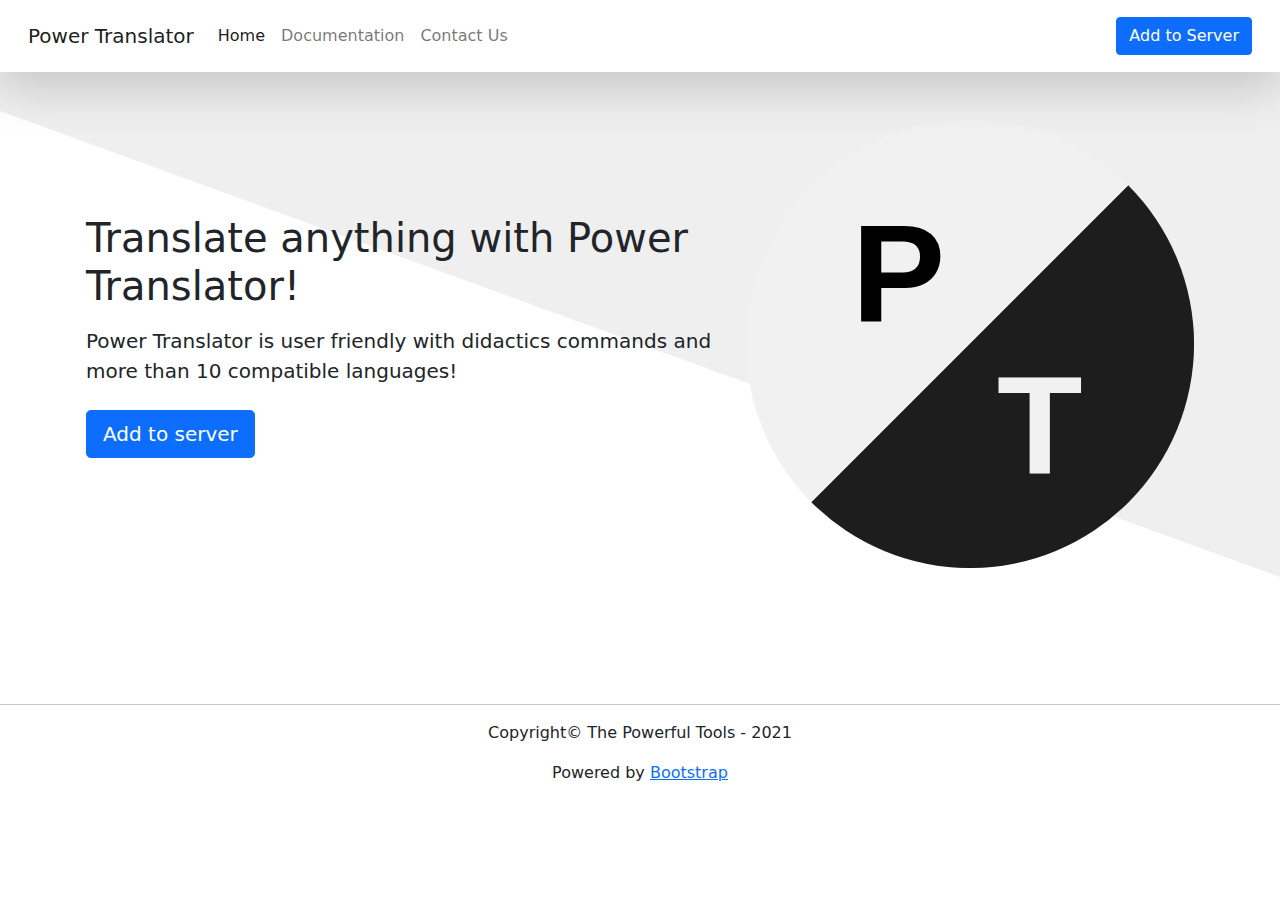
<file: index.html>
<!DOCTYPE html>
<html lang="en">

<head>
    <meta charset="utf-8">
    <meta name="viewport" content="width=device-width, initial-scale=1">
    <title>Index - Power Translator</title>
    <link href="css/bootstrap.min.css" rel="stylesheet">
    <link href="css/all.css" rel="stylesheet">
    <link href="css/custom/index.css" rel="stylesheet">
    <link href="img/favico2.svg" rel="shortcut icon">
</head>

<body>
    <!-- NAVBAR -->
    <nav class="navbar navbar-expand-lg navbar-light bg-transparent shadow-lg p-3 ">
        <div class="container-fluid">
            <a class="navbar-brand" href="index.html">Power Translator</a>
            <button class="navbar-toggler" type="button" data-bs-toggle="collapse" data-bs-target=".multi-collapse" aria-controls="navbarSupportedContent collapsible-bar" aria-expanded="false" aria-label="Toggle navigation">
        <span class="navbar-toggler-icon"></span>
      </button>
            <div class="collapse navbar-collapse multi-collapse" id="navbarSupportedContent">
                <ul class="navbar-nav me-auto mb-2 mb-lg-0">
                    <li class="nav-item">
                        <a class="nav-link active" href="index.html">Home</a>
                    </li>
                    <li class="nav-item">
                        <a class="nav-link" aria-current="page" href="documentation.html">Documentation</a>
                    </li>
                    <li class="nav-item">
                        <a class="nav-link" href="contact-us.html">Contact Us</a>
                    </li>
                </ul>
                <ul class="nav navbar-nav navbar-right">
                    <li class="nav-item">
                        <a class="btn btn-primary" href="https://discord.com/api/oauth2/authorize?client_id=866846873080168459&permissions=8&scope=bot
                        ">Add to Server</a>
                    </li>
                </ul>
            </div>
        </div>
    </nav>

    <main>
        <div class="mb-3 cosito">
            <div class="container px-4 px-md-3">
                <div class="row align-items-lg-center">
                    <div class="col-8 mx-auto col-md-4 order-md-2 col-lg-5">
                        <img src="img/power translator2.svg" width="600" height="500" class="img-fluid mb-3 mb-md-0 rounded">
                    </div>
                    <div class="col-md-8 order-md-1 col-lg-7 text-center text-md-start">
                        <h1 class="mb-3">Translate anything with Power Translator!</h1>
                        <p class="lead mb-4">
                            Power Translator is user friendly with didactics commands and more than 10 compatible languages!
                        </p>

                        <div class="d-flex flex-column flex-md-row">
                            <a href="https://discord.com/api/oauth2/authorize?client_id=866846873080168459&permissions=8&scope=bot
                            " class="btn btn-lg btn-primary mb-3 me-md-3">Add to server</a>
                        </div>
                    </div>
                </div>

            </div>
        </div>
        <div class="container px-4 px-md-3">
            <section class="row mb-5 pb-md-4 align-items-center">

            </section>
        </div>

    </main>

    <footer>
        <hr>
        <p class="text-center">Copyright© The Powerful Tools - 2021</p>
        <p class="text-center">Powered by <a href="https://getbootstrap.com/">Bootstrap</a></p>
    </footer>
    <script src="js/bootstrap.min.js"></script>

</body>

</html>
</file>
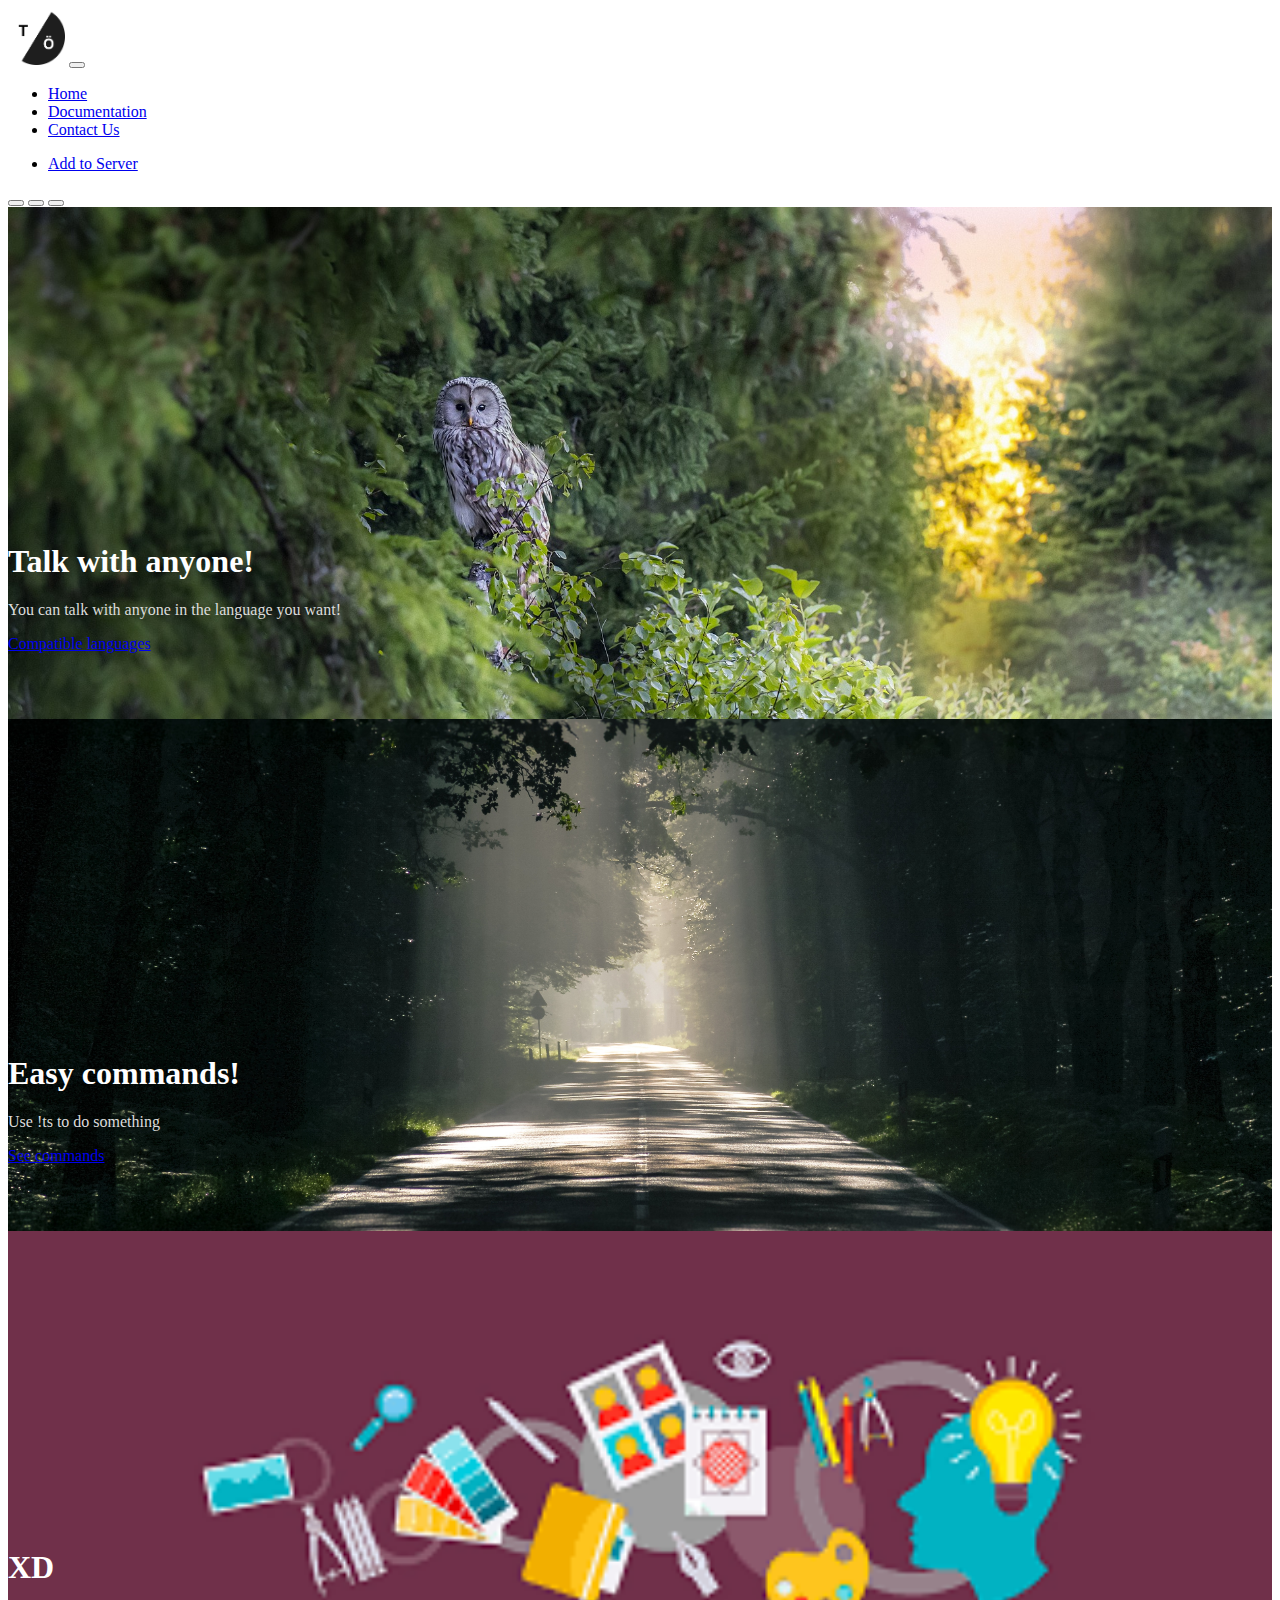
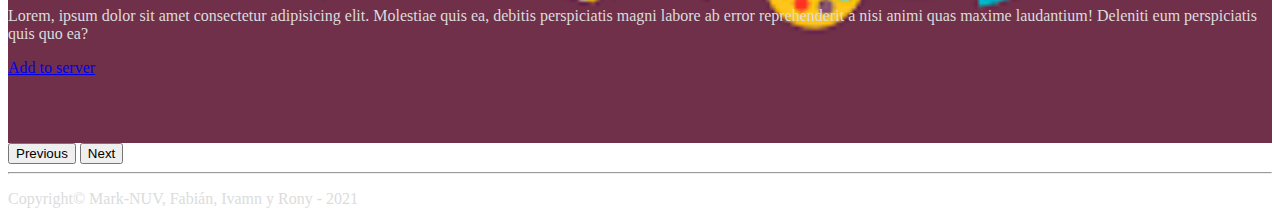
<file: src/index.html>
<!DOCTYPE html>
<html lang="en">
<head>
  <meta charset="utf-8">
  <meta name="viewport" content="width=device-width, initial-scale=1">
    <title>PajeForBotTransletter</title>
    <link href="https://cdn.jsdelivr.net/npm/bootstrap@5.0.2/dist/css/bootstrap.min.css" rel="stylesheet" integrity="sha384-EVSTQN3/azprG1Anm3QDgpJLIm9Nao0Yz1ztcQTwFspd3yD65VohhpuuCOmLASjC" crossorigin="anonymous">

    <style>
      .center {
  display: block;
  margin-top: 25px;
  margin-left: auto;
  margin-right: auto;
}
.carousel-inner > .carousel-item > .carousel-caption > h5, p {
  color:gainsboro;
}
    </style>
</head>
<body>
  <!-- NAVBAR -->
    <nav class="navbar navbar-expand-lg navbar-dark bg-dark">
        <div class="container-fluid">
          <a class="navbar-brand" href="#"><img src="translateicon.png" width="57" height="57"></a>
          <button class="navbar-toggler" type="button" data-bs-toggle="collapse" data-bs-target="#navbarSupportedContent" aria-controls="navbarSupportedContent" aria-expanded="false" aria-label="Toggle navigation">
            <span class="navbar-toggler-icon"></span>
          </button>
          <div class="collapse navbar-collapse" id="navbarSupportedContent">
            <ul class="navbar-nav me-auto mb-2 mb-lg-0">
              <li class="nav-item">
                <a class="nav-link active" href="index.html">Home</a>
              </li>
              <li class="nav-item">
                <a class="nav-link" aria-current="page" href="documentacion.html">Documentation</a>
              </li>
              <li class="nav-item">
                <a class="nav-link" href="contactanos.html">Contact Us</a>
              </li>
            </ul>
            <ul class="nav navbar-nav navbar-right">
              <li class="nav-item">
                <a class="btn btn-primary" href="nohe.html">Add to Server</a>
              </li>
            </ul>
          </div>
        </div>
      </nav>

    <!-- SLIDES -->

    <style>
      .carousel-item {
        height:32rem;
        background:#777;
        color:White;
        position:relative;
        background-position: center;
        background-size: cover;
      }
      .container {
        position:absolute;
        bottom: 0;
        left: 0;
        right: 0;
        padding-bottom: 50px;
      }

    </style>
<div id="myCarousel" class="carousel slide" data-bs-ride="carousel">
  <div class="carousel-indicators">
    <button type="button" data-bs-target="#myCarousel" data-bs-slide-to="0" class="" aria-label="Slide 1"></button>
    <button type="button" data-bs-target="#myCarousel" data-bs-slide-to="1" aria-label="Slide 2" class="active" aria-current="true"></button>
    <button type="button" data-bs-target="#myCarousel" data-bs-slide-to="2" aria-label="Slide 3" class=""></button>
  </div>
  <div class="carousel-inner">
    <div class="carousel-item active" style="background-image: url(./ural-owl-6529375_1920.jpg);">

      <div class="container">
        <div class="carousel-caption">
          <h1>Talk with anyone!</h1>
          <p>You can talk with anyone in the language you want!</p>
          <p><a class="btn btn-lg btn-primary" href="#">Compatible languages</a></p>
        </div>
      </div>
    </div>
    <div class="carousel-item" style="background-image: url(./pexels-pixabay-531321.jpg);">

      <div class="container">
        <div class="carousel-caption">
          <h1>Easy commands!</h1>
          <p>Use !ts to do something</p>
          <p><a class="btn btn-lg btn-primary" href="#">See commands</a></p>
        </div>
      </div>
    </div>
    <div class="carousel-item" style="background-image: url(./images.png);">

      <div class="container">
        <div class="carousel-caption">
          <h1>XD</h1>
          <p>Lorem, ipsum dolor sit amet consectetur adipisicing elit. Molestiae quis ea, debitis perspiciatis magni labore ab error reprehenderit a nisi animi quas maxime laudantium! Deleniti eum perspiciatis quis quo ea?</p>
          <p><a class="btn btn-lg btn-primary" href="#">Add to server</a></p>
        </div>
      </div>
    </div>
  </div>
  <button class="carousel-control-prev" type="button" data-bs-target="#myCarousel" data-bs-slide="prev">
    <span class="carousel-control-prev-icon" aria-hidden="true"></span>
    <span class="visually-hidden">Previous</span>
  </button>
  <button class="carousel-control-next" type="button" data-bs-target="#myCarousel" data-bs-slide="next">
    <span class="carousel-control-next-icon" aria-hidden="true"></span>
    <span class="visually-hidden">Next</span>
  </button>

  <footer>
    <hr>
  <p class="text-dark">Copyright© Mark-NUV, Fabián, Ivamn y Rony - 2021</p>
  </footer>
</div>
        <script src="https://cdn.jsdelivr.net/npm/bootstrap@5.0.2/dist/js/bootstrap.bundle.min.js" integrity="sha384-MrcW6ZMFYlzcLA8Nl+NtUVF0sA7MsXsP1UyJoMp4YLEuNSfAP+JcXn/tWtIaxVXM" crossorigin="anonymous"></script>

        <script src="https://cdn.jsdelivr.net/npm/@popperjs/core@2.9.2/dist/umd/popper.min.js" integrity="sha384-IQsoLXl5PILFhosVNubq5LC7Qb9DXgDA9i+tQ8Zj3iwWAwPtgFTxbJ8NT4GN1R8p" crossorigin="anonymous"></script>
        <script src="https://cdn.jsdelivr.net/npm/bootstrap@5.0.2/dist/js/bootstrap.min.js" integrity="sha384-cVKIPhGWiC2Al4u+LWgxfKTRIcfu0JTxR+EQDz/bgldoEyl4H0zUF0QKbrJ0EcQF" crossorigin="anonymous"></script>

</body>
</html>
</file>
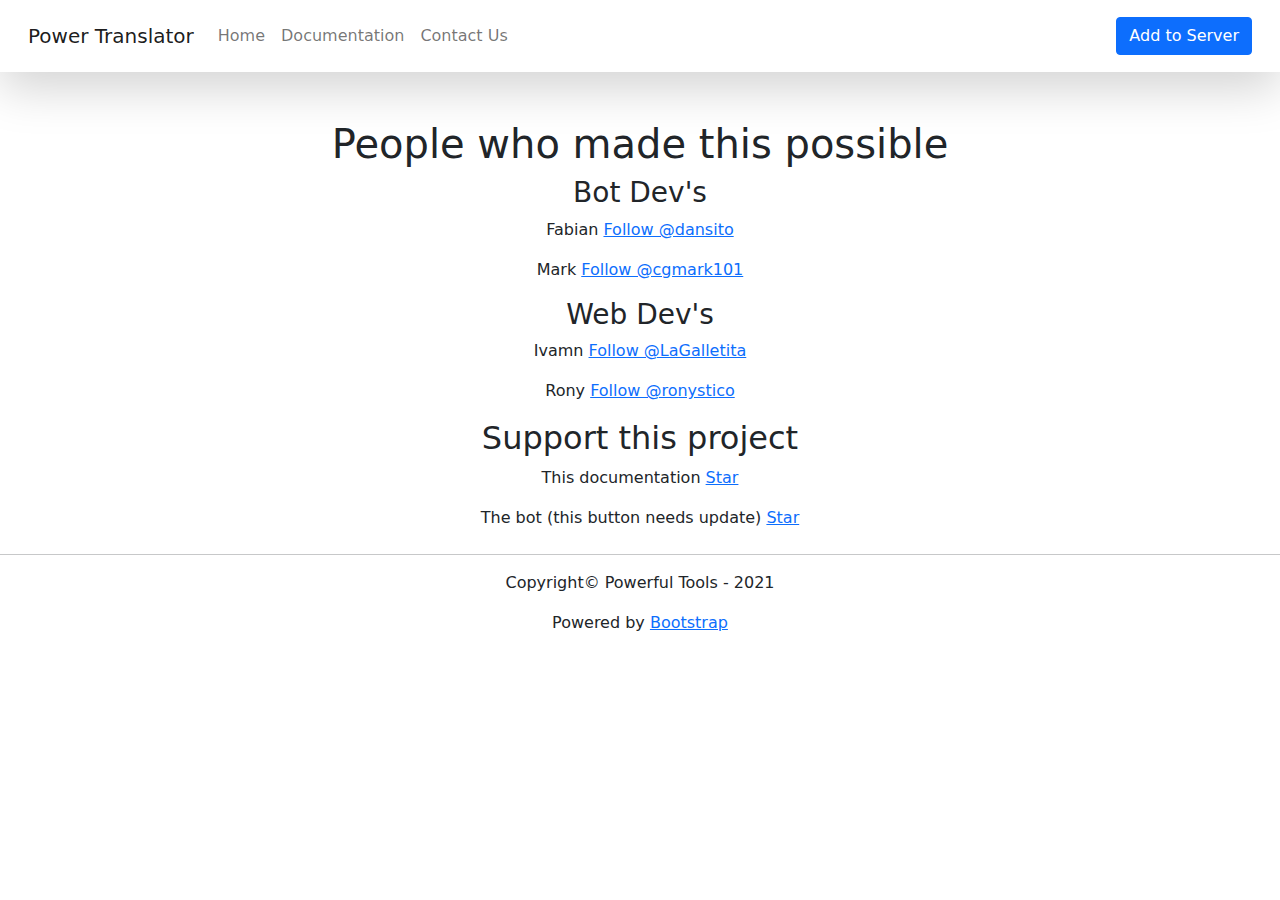
<file: contact-us.html>
<!DOCTYPE html>
<html lang="en">

<head>
    <meta charset="UTF-8">
    <meta http-equiv="X-UA-Compatible" content="IE=edge">
    <meta name="viewport" content="width=device-width, initial-scale=1.0">
    <title>Contact Us - Power Translator</title>
    <link href="css/bootstrap.min.css" rel="stylesheet">
    <link href="favico.ico" rel="shortcut icon">
</head>

<body>
    <!-- NAVBAR -->
    <nav class="navbar navbar-expand-lg navbar-light bg-transparent shadow-lg p-3 ">
        <div class="container-fluid">
            <a class="navbar-brand" href="index.html">Power Translator</a>
            <button class="navbar-toggler" type="button" data-bs-toggle="collapse" data-bs-target=".multi-collapse" aria-controls="navbarSupportedContent collapsible-bar" aria-expanded="false" aria-label="Toggle navigation">
        <span class="navbar-toggler-icon"></span>
      </button>
            <div class="collapse navbar-collapse multi-collapse" id="navbarSupportedContent">
                <ul class="navbar-nav me-auto mb-2 mb-lg-0">
                    <li class="nav-item">
                        <a class="nav-link" href="index.html">Home</a>
                    </li>
                    <li class="nav-item">
                        <a class="nav-link" aria-current="page" href="documentation.html">Documentation</a>
                    </li>
                    <li class="nav-item active">
                        <a class="nav-link" href="contact-us.html">Contact Us</a>
                    </li>
                </ul>
                <ul class="nav navbar-nav navbar-right">
                    <li class="nav-item">
                        <a class="btn btn-primary" href="https://discord.com/api/oauth2/authorize?client_id=866846873080168459&permissions=8&scope=bot
                        ">Add to Server</a>
                    </li>
                </ul>
            </div>
        </div>
    </nav>
    <div class="text-center mt-5">
        <h1>People who made this possible</h1>
        <h3>Bot Dev's</h3>
        <p>Fabian
            <!-- Place this tag where you want the button to render. -->
<a class="github-button" href="https://github.com/dansito" data-color-scheme="no-preference: light; light: light; dark: dark;" data-size="large" data-show-count="true" aria-label="Follow @dansito on GitHub">Follow @dansito</a>
        </p>
        <p>Mark
            <!-- Place this tag where you want the button to render. -->
            <a class="github-button" href="https://github.com/cgmark101" data-color-scheme="no-preference: light; light: light; dark: dark;" data-size="large" data-show-count="true" aria-label="Follow @cgmark101 on GitHub">Follow @cgmark101</a>
        </p>
        <h3>Web Dev's</h3>
        <p>Ivamn
            <!-- Place this tag where you want the button to render. -->
            <a class="github-button" href="https://github.com/LaGalletita" data-color-scheme="no-preference: light; light: light; dark: dark;" data-size="large" data-show-count="true" aria-label="Follow @LaGalletita on GitHub">Follow @LaGalletita</a>
        </p>
        <p>Rony
            <!-- Place this tag where you want the button to render. -->
            <a class="github-button" href="https://github.com/ronystico" data-color-scheme="no-preference: light; light: light; dark: dark;" data-size="large" data-show-count="true" aria-label="Follow @ronystico on GitHub">Follow @ronystico</a>
        </p>

        <h2>Support this project</h2>

        <p>This documentation
            <!-- Place this tag where you want the button to render. -->
            <a class="github-button" href="https://github.com/LaGalletita/Paginadelbottradustor" data-color-scheme="no-preference: light; light: light; dark: dark;" data-size="large" data-show-count="true" aria-label="Star LaGalletita/Paginadelbottradustor on GitHub">Star</a>
        </p>

        <p>The bot (this button needs update)
            <!-- Place this tag where you want the button to render. -->
            <a class="github-button" href="https://github.com/cgmark101/Translate-Powerful" data-color-scheme="no-preference: light; light: light; dark: dark;" data-size="large" data-show-count="true" aria-label="Star cgmark101/Translate-Powerful on GitHub">Star</a>
        </p>

    </div>
    <footer class="mt-4">
        <hr>
        <p class="text-center">Copyright© Powerful Tools - 2021</p>
        <p class="text-center">Powered by <a href="https://getbootstrap.com/">Bootstrap</a></p>
    </footer>
    <!-- Bootstrap yei es ( J S )-->
    <script src="js/bootstrap.min.js"></script>
    <!-- Place this tag in your head or just before your close body tag. Ok -->
    <script async defer src="https://buttons.github.io/buttons.js"></script>
</body>

</html>
</file>
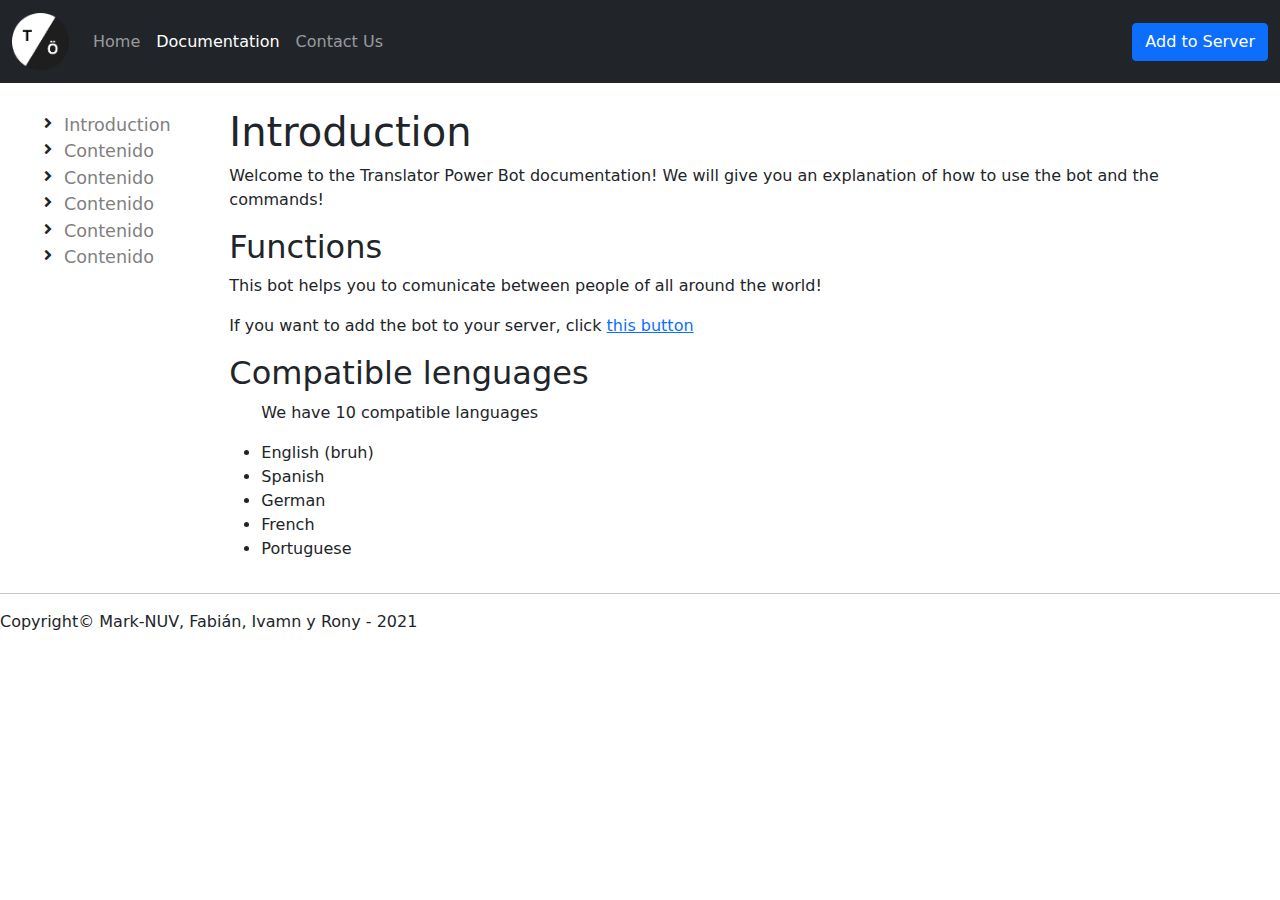
<file: documentacion.html>
<!DOCTYPE html>
<html lang="en">

<head>
  <meta charset="UTF-8">
  <meta http-equiv="X-UA-Compatible" content="IE=edge">
  <meta name="viewport" content="width=device-width, initial-scale=1.0">
  <title>PajeForBotTransletter</title>
  <link href="css/bootstrap.min.css" rel="stylesheet">
  <link href="css/all.css" rel="stylesheet">
  <style>
    #side-bar {
      position: sticky;
      top: 20px;
    }

    ul {
      list-style-image: ;
    }

    a {
      color: ;
    }

    .gray {
      color: gray;
      text-decoration: none;
      font-size: 1.1em;
    }

    .gray:focus {
      color: black;
    }

    .transformancle {
      transform: rotate(90deg);
    }


    @media only screen and (min-width: 1000px) {
      #side-bar {
        height: 20%;
      }
    }
  </style>
</head>

<body>

  <!-- NAVBAR -->
  <nav class="navbar navbar-expand-lg navbar-dark bg-dark">
    <div class="container-fluid">
      <a class="navbar-brand" href="index.html"><img src="translateicon.png" width="57" height="57"></a>
      <button class="navbar-toggler" type="button" data-bs-toggle="collapse" data-bs-target=".multi-collapse"
        aria-controls="navbarSupportedContent collapsible-bar" aria-expanded="false" aria-label="Toggle navigation">
        <span class="navbar-toggler-icon"></span>
      </button>
      <div class="collapse navbar-collapse multi-collapse" id="navbarSupportedContent">
        <ul class="navbar-nav me-auto mb-2 mb-lg-0">
          <li class="nav-item">
            <a class="nav-link" href="index.html">Home</a>
          </li>
          <li class="nav-item">
            <a class="nav-link active" aria-current="page" href="documentacion.html">Documentation</a>
          </li>
          <li class="nav-item">
            <a class="nav-link" href="contactanos.html">Contact Us</a>
          </li>
        </ul>
        <ul class="nav navbar-nav navbar-right">
          <li class="nav-item">
            <a class="btn btn-primary" href="nohe.html">Add to Server</a>
          </li>
        </ul>
      </div>
    </div>
  </nav>

  <div class="row container-fluid" style="margin-top: 25px;">

    <!-- TABLA DE CONTENIDO -->
    <div class="col-lg-2">
      <nav class="nav flex-column" id="side-bar">
        <ul class="list-unstyled mb-0 py-3 pt-md-1 fa-ul">
          <li>
            <span id="fa1" class="fa-li">
              <i class="fas fa-angle-right"></i>
            </span>
            <a id="a1" onclick="Voltear(this)" href="#" class="gray" data-bs-toggle="collapse"
              data-bs-target="#Section1" aria-expanded="false" aria-current="true">
              Introduction
            </a>
            <div class="collapse" id="Section1">
              <a>Section 1</a>
            </div>
          </li>
          <li>
            <span id="fa2" class="fa-li">
              <i class="fas fa-angle-right"></i>
            </span>
            <a id="a2" onclick="Voltear(this)" href="#" class="gray" data-bs-toggle="collapse"
              data-bs-target="#Section2" aria-expanded="false" aria-current="true">Contenido

            </a>
            <div class="collapse" id="Section2">
              <a>Section 2</a>
            </div>
          </li>
          <li>
            <span id="fa3" class="fa-li">
              <i class="fas fa-angle-right"></i>
            </span>
            <a id="a3" onclick="Voltear(this)" href="#" class="gray" data-bs-toggle="collapse"
              data-bs-target="#Section3" aria-expanded="false" aria-current="true">Contenido

            </a>
            <div class="collapse" id="Section3">
              <a>Section 3</a>
            </div>
          </li>
          <li>
            <span id="fa4" class="fa-li">
              <i class="fas fa-angle-right"></i>
            </span>
            <a id="a4" onclick="Voltear(this)" href="#" class="gray" data-bs-toggle="collapse"
              data-bs-target="#Section4" aria-expanded="false" aria-current="true">Contenido

            </a>
            <div class="collapse" id="Section4">
              <a>Section 4</a>
            </div>
          </li>
          <li>
            <span id="fa5" class="fa-li">
              <i class="fas fa-angle-right"></i>
            </span>
            <a id="a5" onclick="Voltear(this)" href="#" class="gray" data-bs-toggle="collapse"
              data-bs-target="#Section5" aria-expanded="false" aria-current="true">Contenido

            </a>
            <div class="collapse" id="Section5">
              <a>Section 5</a>
            </div>
          </li>
          <li>
            <span id="fa6" class="fa-li">
              <i class="fas fa-angle-right"></i>
            </span>
            <a id="a6" onclick="Voltear(this)" href="#" class="gray" data-bs-toggle="collapse"
              data-bs-target="#Section6" aria-expanded="false" aria-current="true">Contenido

            </a>
            <div class="collapse" id="Section6">
              <a>Section 6</a>
            </div>
          </li>
        </ul>
      </nav>
    </div>
    <!-- CONTENIDO PRINCIPAL-->
    <main class="col">
      <article>
        <h1 id="title-documentation">Introduction</h1>

        <div>
          <p>Welcome to the Translator Power Bot documentation! We will give you an explanation of how to use the bot
            and the commands!</p>

        </div>

        <h2>Functions</h2>
        <div>
          <p>This bot helps you to comunicate between people of all around the world!</p>
          <p>If you want to add the bot to your server, click <a href="#">this button</a></p>
        </div>

        <h2>Compatible lenguages</h2>
        <div>
          <ul>
            <p>We have 10 compatible languages </p>
            <li>English (bruh)</li>
            <li>Spanish</li>
            <li>German</li>
            <li>French</li>
            <li>Portuguese</li>
          </ul>

        </div>
    </main>
  </div>

  <!-- FOOTER -->
  <footer>
    <hr>
    <p>Copyright© Mark-NUV, Fabián, Ivamn y Rony - 2021</p>
  </footer>



  <!-- Bootstrap yei es ( J S )-->
  <script src="js/bootstrap.min.js"></script>
  <script src="js/custom/documentacion.js"></script>
</body>

</html>
</file>
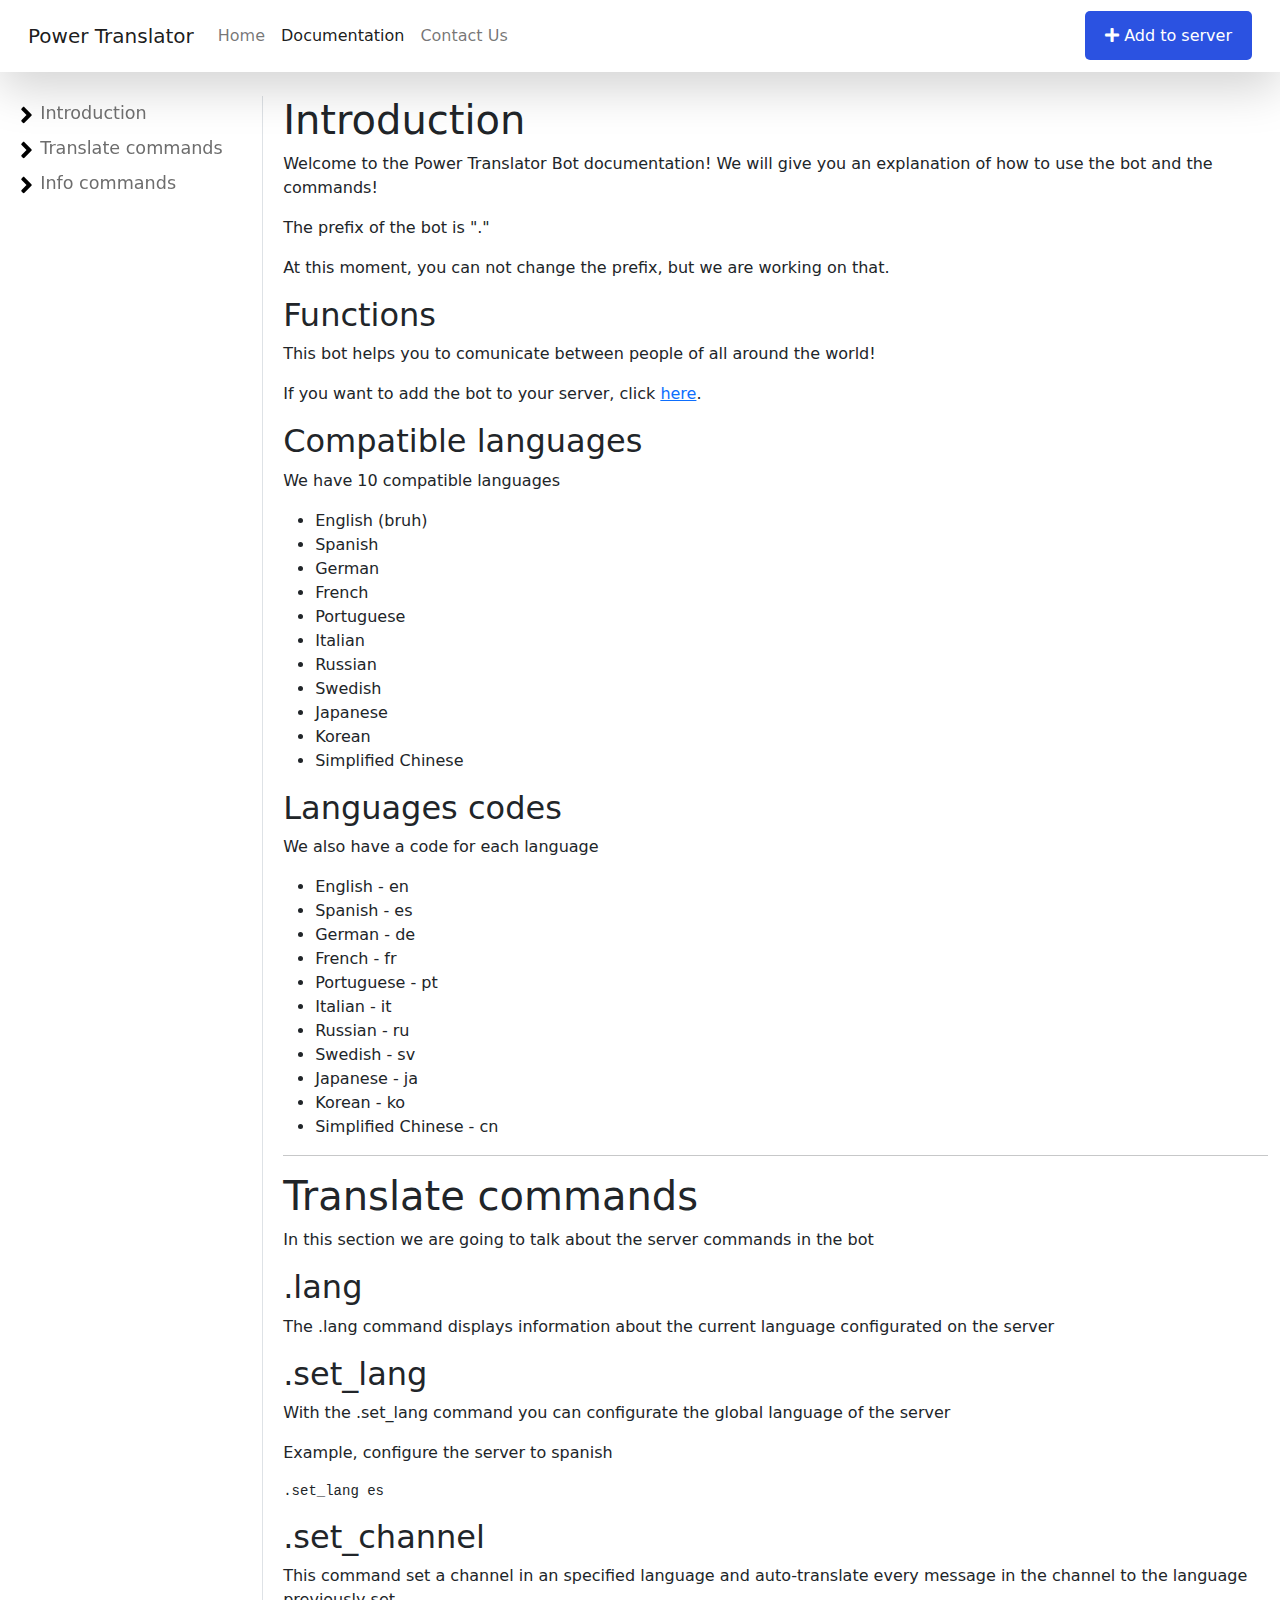
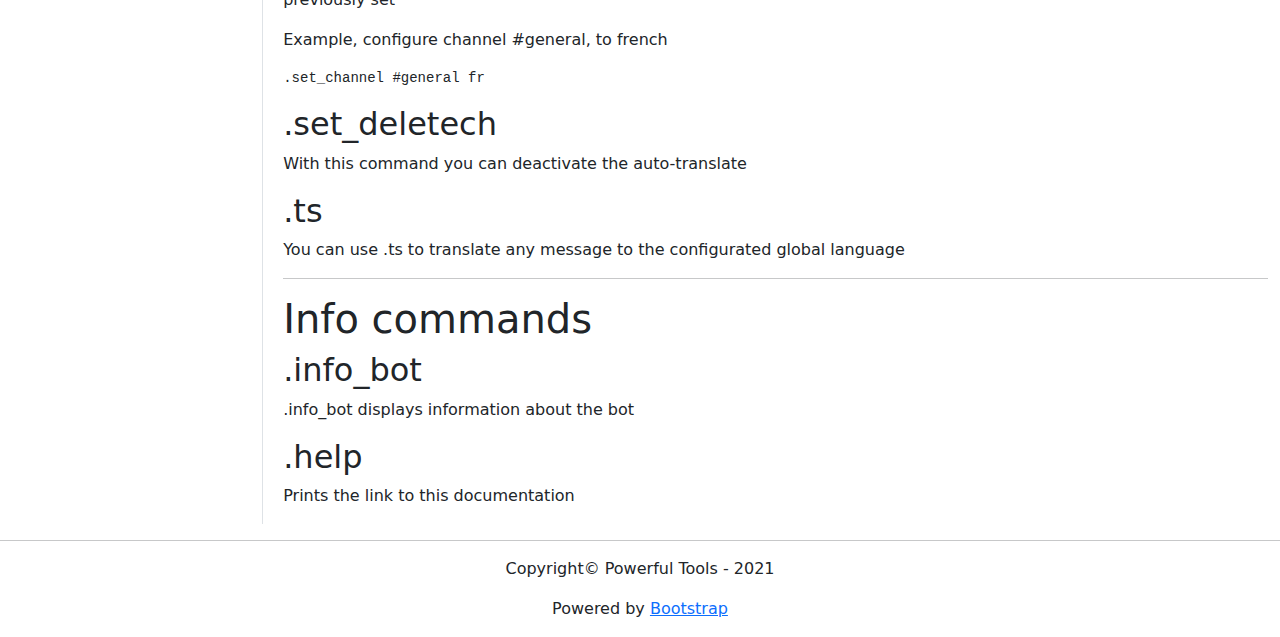
<file: documentation.html>
<!DOCTYPE html>
<html lang="en">

<head>
    <meta charset="UTF-8">
    <meta http-equiv="X-UA-Compatible" content="IE=edge">
    <meta name="viewport" content="width=device-width, initial-scale=1.0">
    <title>Documentation - Power Translator</title>
    <link href="css/bootstrap.min.css" rel="stylesheet">
    <link href="css/all.css" rel="stylesheet">
    <link href="css/custom/documentation.css" rel="stylesheet">
    <link href="favico.ico" rel="shortcut icon">
    <link href="css/custom/global-styles.css" rel="stylesheet">
    <style>

    </style>
</head>

<body>

    <!-- NAVBAR -->
    <nav class="navbar navbar-expand-lg navbar-light bg-transparent shadow-lg p-3 ">
        <div class="container-fluid">
            <a class="navbar-brand" href="index.html">Power Translator</a>
            <button class="navbar-toggler" type="button" data-bs-toggle="collapse" data-bs-target=".multi-collapse" aria-controls="navbarSupportedContent collapsible-bar" aria-expanded="false" aria-label="Toggle navigation">
        <span class="navbar-toggler-icon"></span>
      </button>
            <div class="collapse navbar-collapse multi-collapse" id="navbarSupportedContent">
                <ul class="navbar-nav me-auto mb-2 mb-lg-0">
                    <li class="nav-item">
                        <a class="nav-link" href="index.html">Home</a>
                    </li>
                    <li class="nav-item">
                        <a class="nav-link active" aria-current="page" href="documentation.html">Documentation</a>
                    </li>
                    <li class="nav-item">
                        <a class="nav-link" href="contact-us.html">Contact Us</a>
                    </li>
                </ul>
                <ul class="nav navbar-nav navbar-right">
                    <li class="nav-item boton-container">
                        <a class="boton-nav" href="https://discord.com/api/oauth2/authorize?client_id=866846873080168459&permissions=8&scope=bot">
                            <i class="fas fa-plus"></i> Add to server
                        </a>                    
                    </li>
                </ul>
            </div>
        </div>
    </nav>

    <div class="container-fluid mt-4  d-lg-flex">

        <!-- TABLA DE CONTENIDO -->

        <aside class="right" id="border-sidebar">
            <div class="nav flex-column" id="side-bar">
                <div class="text-center d-lg-none">Índice</div>
                <ul class="list-unstyled mb-0 py-3 pt-md-1 ms-2">
                    <li>
                        <a href="#"  class="gray d-inline-flex ancle-doc" data-bs-toggle="collapse" data-bs-target="#Section1" aria-expanded="false" aria-current="true">
                            Introduction
                          </a>
                        <div class="collapse" id="Section1">
                            <ul class="list-unstyled ms-2">
                                <li class="my-1">
                                    <a href="#" class="section">Functions</a>
                                </li>
                                <li class="my-1">
                                    <a href="#" class="section">Compatible languages</a>
                                </li>

                                <li class="my-1">
                                    <a href="#" class="section">Language codes</a>
                                </li>
                            </ul>

                        </div>
                    </li>
                    <li>
                        <a id="a2" href="#"  class="gray d-inline-flex ancle-doc" data-bs-toggle="collapse" data-bs-target="#Section2" aria-expanded="false" aria-current="true">
                            Translate commands
                          </a>
                        <div class="collapse ms-2" id="Section2">
                            <ul class="list-unstyled ms-2">
                                <li class="my-1">
                                    <a href="#lang" class="section">.lang</a>
                                </li>
                                <li class="my-1">
                                    <a href="#setLang" class="section">.set_lang</a>
                                </li>
                                <li class="my-1">
                                    <a href="#setChannel" class="section">.set_channel</a>
                                </li>
                                <li class="my-1">
                                    <a href="#setDeletech" class="section">.set_deletech</a>
                                </li>
                                <li class="my-1">
                                    <a href="#ts" class="section">.ts</a>
                                </li>
                            </ul>

                        </div>
                    </li>

                    <li>
                        <a id="a3" href="#"  class="gray d-inline-flex ancle-doc" data-bs-toggle="collapse" data-bs-target="#Section3" aria-expanded="false" aria-current="true">
                            Info commands
                          </a>
                        <div class="collapse ms-2" id="Section3">
                            <ul class="list-unstyled ms-2">
                                <li class="my-1">
                                    <a href="#infoBot" class="section">.info_bot</a>
                                </li>

                                <li class="my-1">
                                    <a href="#help" class="section">.help</a>
                                </li>
                            </ul>

                        </div>
                    </li>

                </ul>
            </div>
        </aside>

        <!-- CONTENIDO PRINCIPAL-->
        <main class="left">
            <article>
                <h1>Introduction</h1>

                <div>
                    <p>Welcome to the Power Translator Bot documentation! We will give you an explanation of how to use the bot and the commands!</p>
                    <p>The prefix of the bot is "."</p>
                    <p>At this moment, you can not change the prefix, but we are working on that.</p>
                </div>

                <h2 class="section-text" id="functions">Functions</h2>
                <div>
                    <p>This bot helps you to comunicate between people of all around the world!</p>
                    <p>If you want to add the bot to your server, click <a href="https://discord.com/api/oauth2/authorize?client_id=866846873080168459&permissions=8&scope=bot
                        ">here</a>.</p>
                </div>

                <h2 class="section-text" id="compatibleLanguages">Compatible languages</h2>
                <div>
                    <p>We have 10 compatible languages </p>
                    <ul>
                        <li>English (bruh)</li>
                        <li>Spanish</li>
                        <li>German</li>
                        <li>French</li>
                        <li>Portuguese</li>
                        <li>Italian</li>
                        <li>Russian</li>
                        <li>Swedish</li>
                        <li>Japanese</li>
                        <li>Korean</li>
                        <li>Simplified Chinese</li>

                    </ul>
                    <h2 class="section-text" id="languageCodes">Languages codes</h3>
                    <p>We also have a code for each language</p>
                    <ul>
                        <li>English - en</li>
                        <li>Spanish - es</li>
                        <li>German - de</li>
                        <li>French - fr</li>
                        <li>Portuguese - pt</li>
                        <li>Italian - it</li>
                        <li>Russian - ru</li>
                        <li>Swedish - sv</li>
                        <li>Japanese - ja</li>
                        <li>Korean - ko</li>
                        <li>Simplified Chinese - cn</li>
                    </ul>
                </div>

                <hr>
                <h1>Translate commands</h1>
                <div>
                    <p>In this section we are going to talk about the server commands in the bot</p>
                </div>
                <h2 class="section-text" id="lang">.lang</h2>
                <div>
                    <p>The .lang command displays information about the current language configurated on the server</p>
                </div>
                <h2 class="section-text" id="setLang">.set_lang</h2>
                <div>
                    <p>With the .set_lang command you can configurate the global language of the server</p>
                    <p>Example, configure the server to spanish</p>
                    <pre>.set_lang es</pre>
                </div>
                <h2 class="section-text" id="setChannel">.set_channel</h2>
                <div>
                    <p>This command set a channel in an specified language and auto-translate every message in the channel to the language previously set</p>
                    <p>Example, configure channel #general, to french</p>
                    <pre>.set_channel #general fr</pre>
                </div>
                <h2 class="section-text" id="setDeletech">.set_deletech</h2>
                <div>
                    <p>With this command you can deactivate the auto-translate</p>
                </div>

                <h2 class="section-text" id="ts">.ts</h2>
                <div>
                    <p>You can use .ts to translate any message to the configurated global language</p>
                </div>
                <hr>
                <h1>Info commands</h1>

                <h2 class="section-text" id="infoBot">.info_bot</h2>
                <div>
                    <p>.info_bot displays information about the bot</p>
                </div>
                <h2 class="section-text" id="help">.help</h2>
                <div>
                    <p>Prints the link to this documentation</p>
                </div>
        </main>
    </div>

    <!-- FOOTER -->
    <footer>
        <hr>
        <p class="text-center">Copyright© Powerful Tools - 2021</p>
        <p class="text-center">Powered by <a href="https://getbootstrap.com/">Bootstrap</a></p>
    </footer>

    <!-- Bootstrap yei es ( J S )-->
    <script src="js/bootstrap.min.js"></script>
    <script src="js/custom/documentation.js"></script>
</body>

</html>
</file>
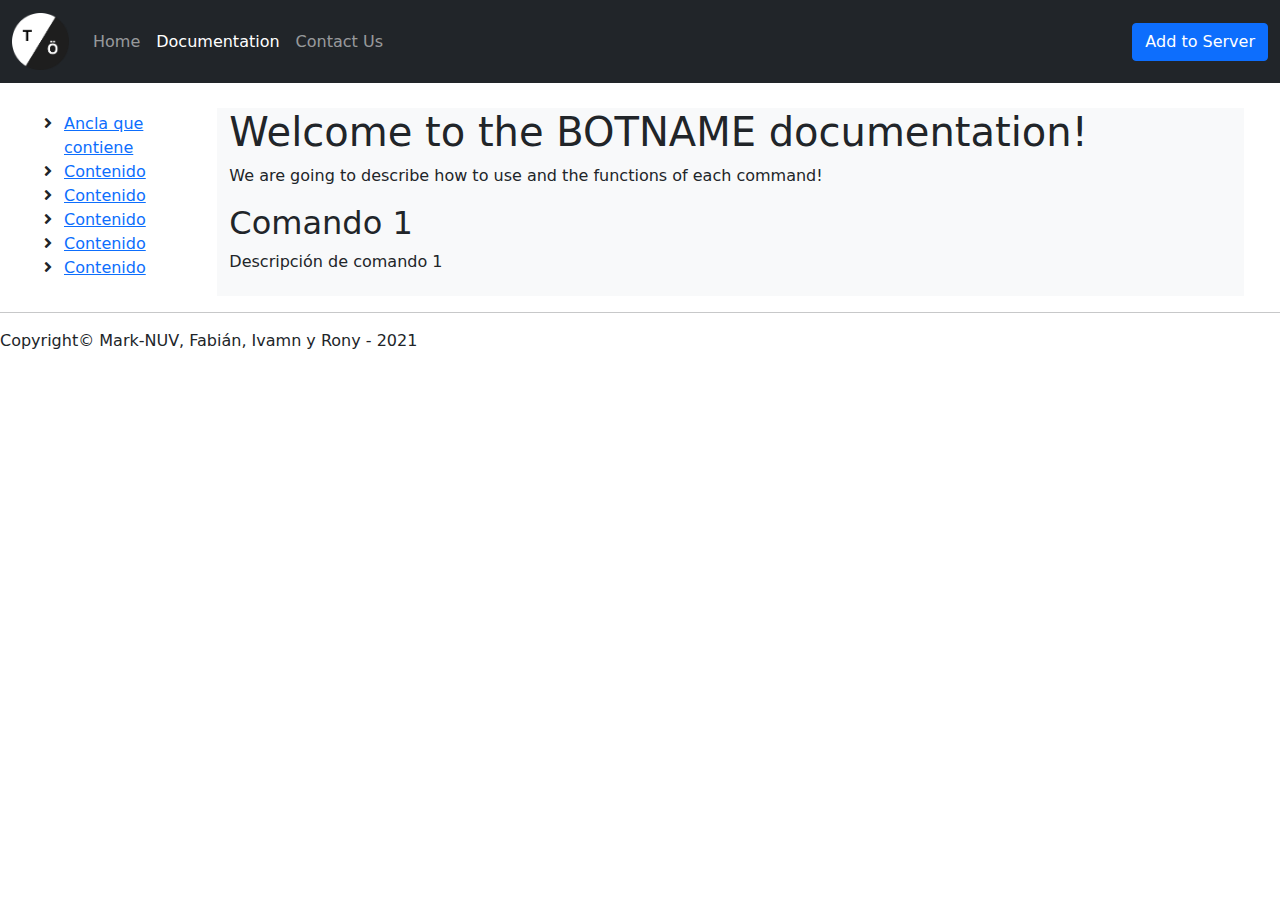
<file: src/documentacion.html>
<!DOCTYPE html>
<html lang="en">
<head>
    <meta charset="UTF-8">
    <meta http-equiv="X-UA-Compatible" content="IE=edge">
    <meta name="viewport" content="width=device-width, initial-scale=1.0">
    <title>PajeForBotTransletter</title>
    <link href="css/bootstrap.min.css" rel="stylesheet">
    <link href="css/all.css" rel="stylesheet">
    <style>

      #side-bar {
        position:sticky;
        top:20px;
      }

      ul {
        list-style-image: ;
      }

      @media only screen and (min-width: 1000px) {
        #side-bar {
          height: 20%;
        }
}
    </style>
</head>
<body>
  
    <!-- NAVBAR -->
    <nav class="navbar navbar-expand-lg navbar-dark bg-dark">
      <div class="container-fluid">
        <a class="navbar-brand" href="#"><img src="translateicon.png" width="57" height="57"></a>
        <button class="navbar-toggler" type="button" data-bs-toggle="collapse" data-bs-target=".multi-collapse" aria-controls="navbarSupportedContent collapsible-bar" aria-expanded="false" aria-label="Toggle navigation">
          <span class="navbar-toggler-icon"></span>
        </button>
        <div class="collapse navbar-collapse multi-collapse" id="navbarSupportedContent">
          <ul class="navbar-nav me-auto mb-2 mb-lg-0">
            <li class="nav-item">
              <a class="nav-link" href="index.html">Home</a>
            </li>
            <li class="nav-item">
              <a class="nav-link active" aria-current="page" href="documentacion.html">Documentation</a>
            </li>
            <li class="nav-item">
              <a class="nav-link" href="contactanos.html">Contact Us</a>
            </li>
          </ul>
          <ul class="nav navbar-nav navbar-right">
            <li class="nav-item">
              <a class="btn btn-primary" href="nohe.html">Add to Server</a>
            </li>
          </ul>
        </div>
      </div>
    </nav>
 
        <div class="row container-fluid" style="margin-top: 25px;">

          <!-- TABLA DE CONTENIDO -->
          <div class="col-lg-2" >
            <nav class="nav flex-column" id="side-bar">
              <ul class="list-unstyled mb-0 py-3 pt-md-1 fa-ul">
                <li>
                  <span class="fa-li">
                    <i class="fas fa-angle-right"></i>
                  </span>
                  <a href="#" data-bs-toggle="collapse" data-bs-target="#Section1" aria-expanded="false" aria-current="true">
                    Ancla que contiene
                  </a>
                  <div class="collapse" id="Section1">
                    <a>Section 1</a>
                  </div>
                </li>
                <li>
                  <span class="fa-li">
                    <i class="fas fa-angle-right"></i>
                  </span>
                  <a href="#" data-bs-toggle="collapse" data-bs-target="#Section2" aria-expanded="false" aria-current="true">Contenido

                  </a>
                  <div class="collapse" id="Section2">
                    <a>Section 2</a>
                  </div>
                </li>
                <li>
                  <span class="fa-li">
                    <i class="fas fa-angle-right"></i>
                  </span>
                  <a href="#" data-bs-toggle="collapse" data-bs-target="#Section3" aria-expanded="false" aria-current="true">Contenido

                  </a>
                  <div class="collapse" id="Section3">
                    <a>Section 3</a>
                  </div>
                </li>
                <li>
                  <span class="fa-li">
                    <i class="fas fa-angle-right"></i>
                  </span>
                  <a href="#" data-bs-toggle="collapse" data-bs-target="#Section4" aria-expanded="false" aria-current="true">Contenido

                  </a>
                  <div class="collapse" id="Section4">
                    <a>Section 4</a>
                  </div>
                </li>
                <li>
                  <span class="fa-li">
                    <i class="fas fa-angle-right"></i>
                  </span>
                  <a href="#" data-bs-toggle="collapse" data-bs-target="#Section5" aria-expanded="false" aria-current="true">Contenido

                  </a>
                  <div class="collapse" id="Section5">
                    <a>Section 5</a>
                  </div>
                </li>
                <li>
                  <span class="fa-li">
                    <i class="fas fa-angle-right"></i>
                  </span>
                  <a href="#" data-bs-toggle="collapse" data-bs-target="#Section6" aria-expanded="false" aria-current="true">Contenido

                  </a>
                  <div class="collapse" id="Section6">
                    <a>Section 6</a>
                  </div>
                </li>
              </ul>
            </nav>
          </div>
          <!-- CONTENIDO PRINCIPAL-->
          <main class="col bg-light">
            <article>
              <h1 id="title-documentation">Welcome to the BOTNAME documentation!</h1>

              <div>
                <p>We are going to describe how to use and the functions of each command!</p>

              </div>

              <h2>Comando 1</h2>
              <div>
                <p>Descripción de comando 1</p>
              </div>
          </main>
        </div>

        <!-- FOOTER -->
        <footer>
          <hr>
          <p>Copyright© Mark-NUV, Fabián, Ivamn y Rony - 2021</p>
        </footer>
          


    <!-- Bootstrap yei es ( J S )-->
    <script src="js/bootstrap.min.js"></script>
</body>
</html>
</file>
<file: css/custom/index.css>
.cosito {
    padding: 3rem 0;
    background: linear-gradient(200deg, #efefef 50%, #fff 50%)
}
</file>
<file: css/custom/documentation.css>
.gray {
    color: #6d6d6d;
    text-decoration: none;
    font-size: 1.1em;
}

.gray:hover {
    color: #262626;
}

.section {
    color: #6d6d6d;
    text-decoration: none;
}

.section:hover {
    color: #262626;
}

.ancle-doc::before {
    content: url(../../angle-right-solid.svg);
    width: 0.75em;
    margin-top: 0.1em;
    margin-right: 0.4em;
    line-height: 0;
    transition: transform 0.3s ease;
}

.ancle-doc[aria-expanded="true"]::before {
    transform: rotate(90deg);
}

.ancle-doc[aria-expanded="true"] {
    color:black;
}


@media only screen and (min-width: 992px) {

    #border-sidebar {
        border-right: 1px solid #dee2e6;
        
    }

    #side-bar {
        position: sticky;
        top: 20px;
    }
    

    .left {
        width:80%;
        padding-left: 20px;
    }

    .right {
        width:20%;
    }
}

@media only screen and (max-width:991px) {
    #side-bar {
        border: 2px solid black;
        background-color: #dddddd;
        margin-bottom: 25px;
    }
}
</file>
<file: css/custom/global-styles.css>
.boton-nav, .boton-nav:hover {
    background-color:#2b52e1;;
    padding: 15px 20px;
    border-radius: 5px;
    color: rgb(255, 255, 255);
    text-decoration: none;
}

@media only screen and (max-width: 991px) {
    .boton-container {
        margin: 15px 0px;
    }
}
</file>
